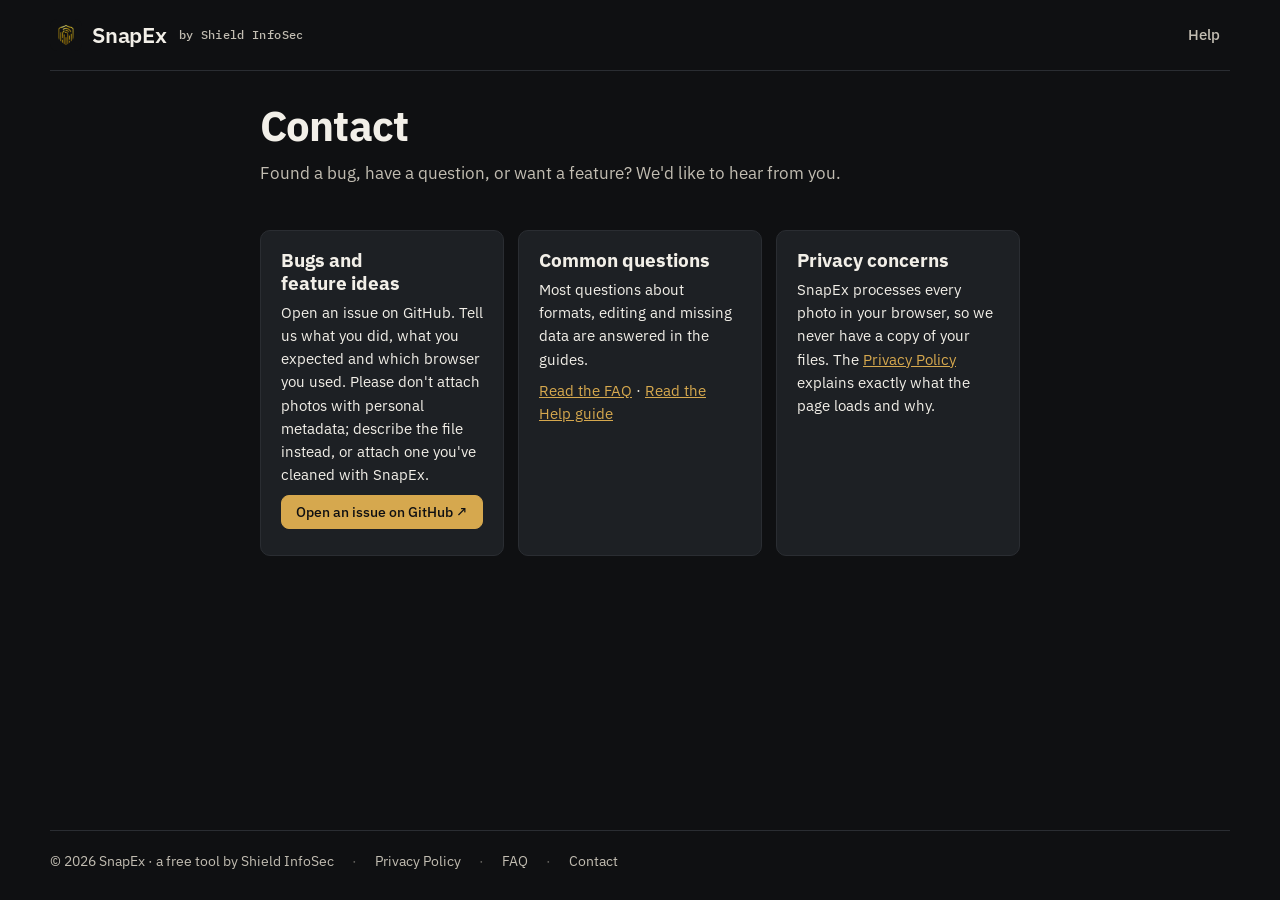
<file: contact.html>
<!doctype html>
<html lang="en">
<head>
<meta charset="utf-8">
<meta name="viewport" content="width=device-width, initial-scale=1, viewport-fit=cover">
<title>Contact — SnapEx</title>
<meta name="description" content="Report a bug, ask a question or suggest a feature for SnapEx.">
<meta name="theme-color" content="#0f1012">
<link rel="icon" href="/favicon.ico" sizes="48x48">
<link rel="icon" type="image/png" href="/favicon.png" sizes="192x192">
<link rel="apple-touch-icon" href="/apple-touch-icon.png">
<link rel="preconnect" href="https://fonts.googleapis.com">
<link rel="stylesheet" href="https://fonts.googleapis.com/css2?family=IBM+Plex+Sans:wght@400;500;600;700&family=IBM+Plex+Mono:wght@400;500&display=swap">
<link rel="stylesheet" href="styles.css">
</head>
<body>
<header class="top wrap">
  <a class="brand" href="/" aria-label="SnapEx home">
    <img class="mark" src="/favicon.png" alt="" width="32" height="32">
    <span>SnapEx</span><small>by Shield InfoSec</small>
  </a>
  <nav class="nav"><a href="/help">Help</a></nav>
</header>

<main class="wrap narrow doc">
  <h1>Contact</h1>
  <p class="lede">Found a bug, have a question, or want a feature? We'd like to hear from you.</p>

  <div class="cards">
    <div class="card">
      <h2>Bugs and feature ideas</h2>
      <p>Open an issue on GitHub. Tell us what you did, what you expected and which browser you used. Please don't attach photos with personal metadata; describe the file instead, or attach one you've cleaned with SnapEx.</p>
      <p><a class="btn primary" href="https://github.com/AlexPhilip01/snapex/issues/new" target="_blank" rel="noopener">Open an issue on GitHub ↗</a></p>
    </div>
    <div class="card">
      <h2>Common questions</h2>
      <p>Most questions about formats, editing and missing data are answered in the guides.</p>
      <p><a href="/faq">Read the FAQ</a> · <a href="/help">Read the Help guide</a></p>
    </div>
    <div class="card">
      <h2>Privacy concerns</h2>
      <p>SnapEx processes every photo in your browser, so we never have a copy of your files. The <a href="/privacy">Privacy Policy</a> explains exactly what the page loads and why.</p>
    </div>
  </div>
</main>

<footer class="foot wrap">
  <span>© 2026 SnapEx · a free tool by <a href="https://www.shieldsecurity.co.in/" rel="noopener">Shield InfoSec</a></span>
  <span class="sep">·</span><a href="/privacy">Privacy Policy</a>
  <span class="sep">·</span><a href="/faq">FAQ</a>
  <span class="sep">·</span><a href="/contact" aria-current="page">Contact</a>
</footer>
</body>
</html>
</file>
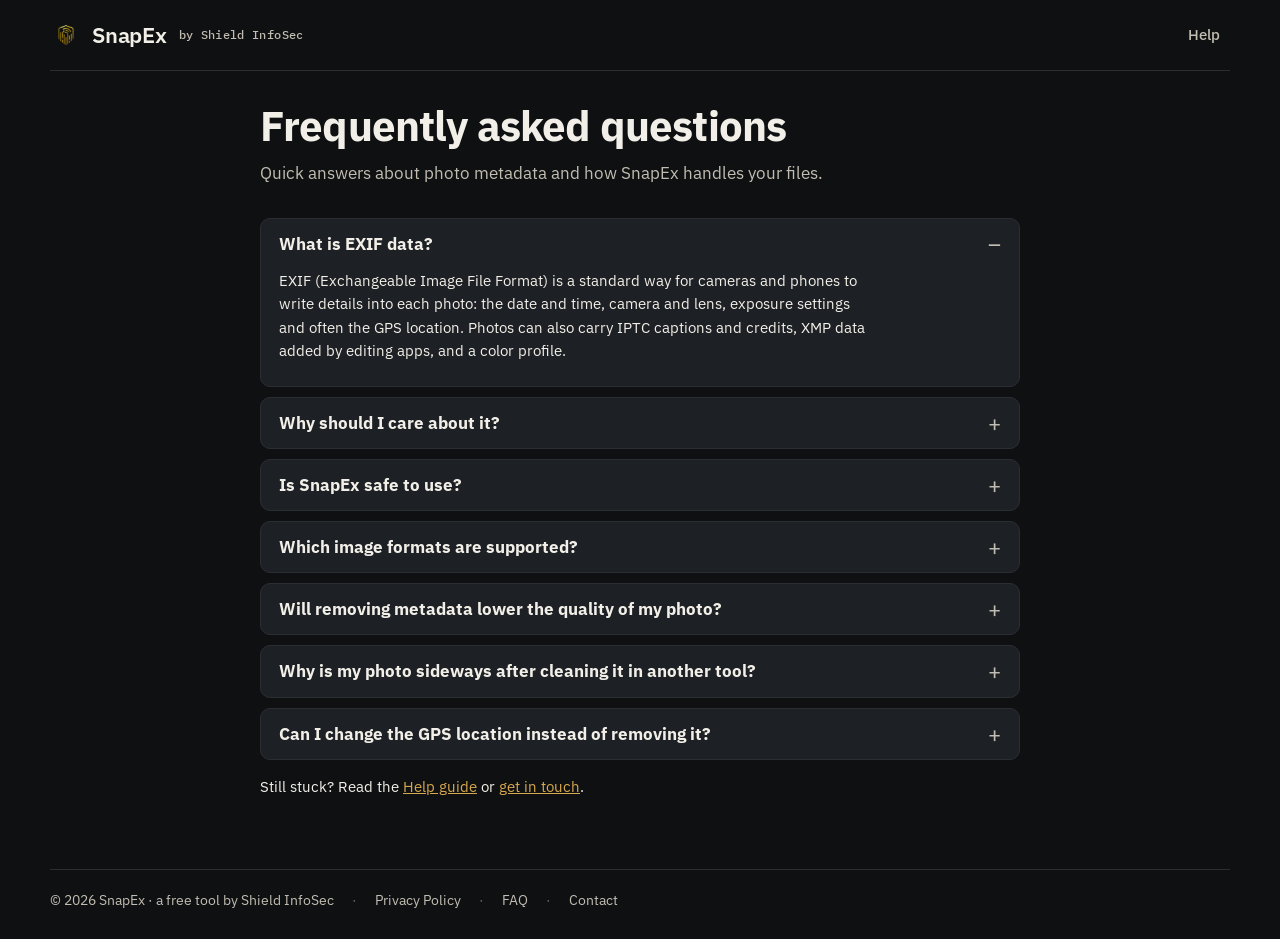
<file: faq.html>
<!doctype html>
<html lang="en">
<head>
<meta charset="utf-8">
<meta name="viewport" content="width=device-width, initial-scale=1, viewport-fit=cover">
<title>FAQ — SnapEx</title>
<meta name="description" content="Answers about EXIF data, why it matters for privacy, whether SnapEx is safe, and which image formats it supports.">
<meta name="theme-color" content="#0f1012">
<link rel="icon" href="/favicon.ico" sizes="48x48">
<link rel="icon" type="image/png" href="/favicon.png" sizes="192x192">
<link rel="apple-touch-icon" href="/apple-touch-icon.png">
<link rel="preconnect" href="https://fonts.googleapis.com">
<link rel="stylesheet" href="https://fonts.googleapis.com/css2?family=IBM+Plex+Sans:wght@400;500;600;700&family=IBM+Plex+Mono:wght@400;500&display=swap">
<link rel="stylesheet" href="styles.css">
</head>
<body>
<header class="top wrap">
  <a class="brand" href="/" aria-label="SnapEx home">
    <img class="mark" src="/favicon.png" alt="" width="32" height="32">
    <span>SnapEx</span><small>by Shield InfoSec</small>
  </a>
  <nav class="nav"><a href="/help">Help</a></nav>
</header>

<main class="wrap narrow doc faq">
  <h1>Frequently asked questions</h1>
  <p class="lede">Quick answers about photo metadata and how SnapEx handles your files.</p>

  <details open>
    <summary>What is EXIF data?</summary>
    <div class="ans">
      <p>EXIF (Exchangeable Image File Format) is a standard way for cameras and phones to write details into each photo: the date and time, camera and lens, exposure settings and often the GPS location. Photos can also carry IPTC captions and credits, XMP data added by editing apps, and a color profile.</p>
    </div>
  </details>

  <details>
    <summary>Why should I care about it?</summary>
    <div class="ans">
      <p>A photo can say more than you meant to share. GPS coordinates can lead to your home, school or workplace. Timestamps show your routine, and camera serial numbers can link photos you posted under different names.</p>
      <p>Many social networks strip this data when you upload, but email, messaging attachments, cloud links, forums and marketplaces often keep it. Checking a photo before you share it takes a few seconds.</p>
    </div>
  </details>

  <details>
    <summary>Is SnapEx safe to use?</summary>
    <div class="ans">
      <p>Yes. SnapEx reads and rewrites photos inside your browser. Your files are never uploaded, stored or seen by anyone else, and the site has no analytics or tracking. Once the page has loaded you can even disconnect from the internet and it keeps working; only the location map needs a connection.</p>
    </div>
  </details>

  <details>
    <summary>Which image formats are supported?</summary>
    <div class="ans">
      <p>SnapEx can <strong>read</strong> metadata from JPEG, PNG, WebP, HEIC/HEIF, AVIF, TIFF and most camera RAW formats such as DNG, CR2, NEF and ARW.</p>
      <p><strong>Editing</strong> works on JPEG. <strong>Removing</strong> metadata works on JPEG and PNG without any loss in quality, and on WebP by re-encoding at high quality. JPEG holds the most metadata, which is why most of the tools focus on it.</p>
    </div>
  </details>

  <details>
    <summary>Will removing metadata lower the quality of my photo?</summary>
    <div class="ans">
      <p>Not for JPEG or PNG. SnapEx removes the metadata blocks from the file and leaves the image data untouched. WebP files are re-encoded at 95% quality, which is visually indistinguishable for most photos.</p>
    </div>
  </details>

  <details>
    <summary>Why is my photo sideways after cleaning it in another tool?</summary>
    <div class="ans">
      <p>Phones often save photos sideways and use an EXIF "orientation" flag to rotate them on screen. Removing all EXIF also removes that flag. SnapEx keeps just the orientation flag when it's needed, so your photo stays upright and nothing personal is left.</p>
    </div>
  </details>

  <details>
    <summary>Can I change the GPS location instead of removing it?</summary>
    <div class="ans">
      <p>Not at the moment. You can remove the location completely, which is the safest option for privacy.</p>
    </div>
  </details>

  <p>Still stuck? Read the <a href="/help">Help guide</a> or <a href="/contact">get in touch</a>.</p>
</main>

<footer class="foot wrap">
  <span>© 2026 SnapEx · a free tool by <a href="https://www.shieldsecurity.co.in/" rel="noopener">Shield InfoSec</a></span>
  <span class="sep">·</span><a href="/privacy">Privacy Policy</a>
  <span class="sep">·</span><a href="/faq" aria-current="page">FAQ</a>
  <span class="sep">·</span><a href="/contact">Contact</a>
</footer>
</body>
</html>
</file>
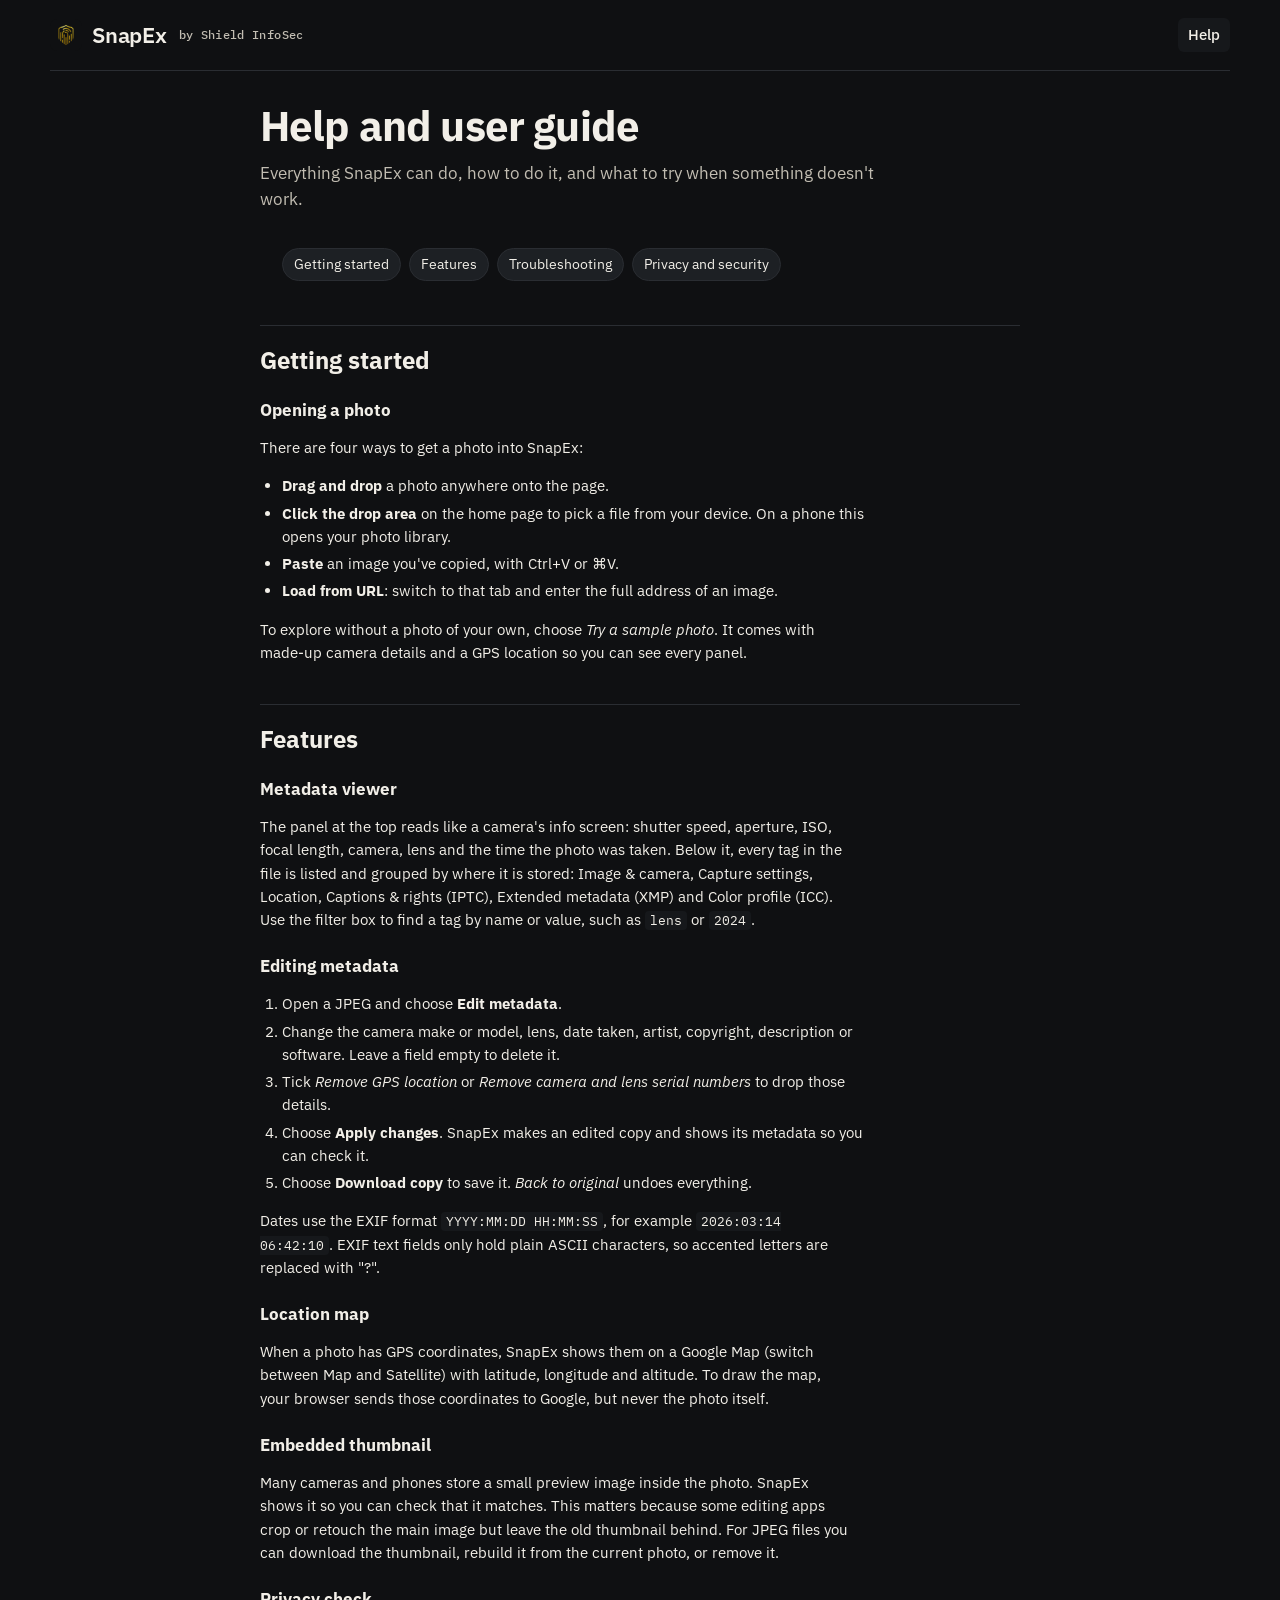
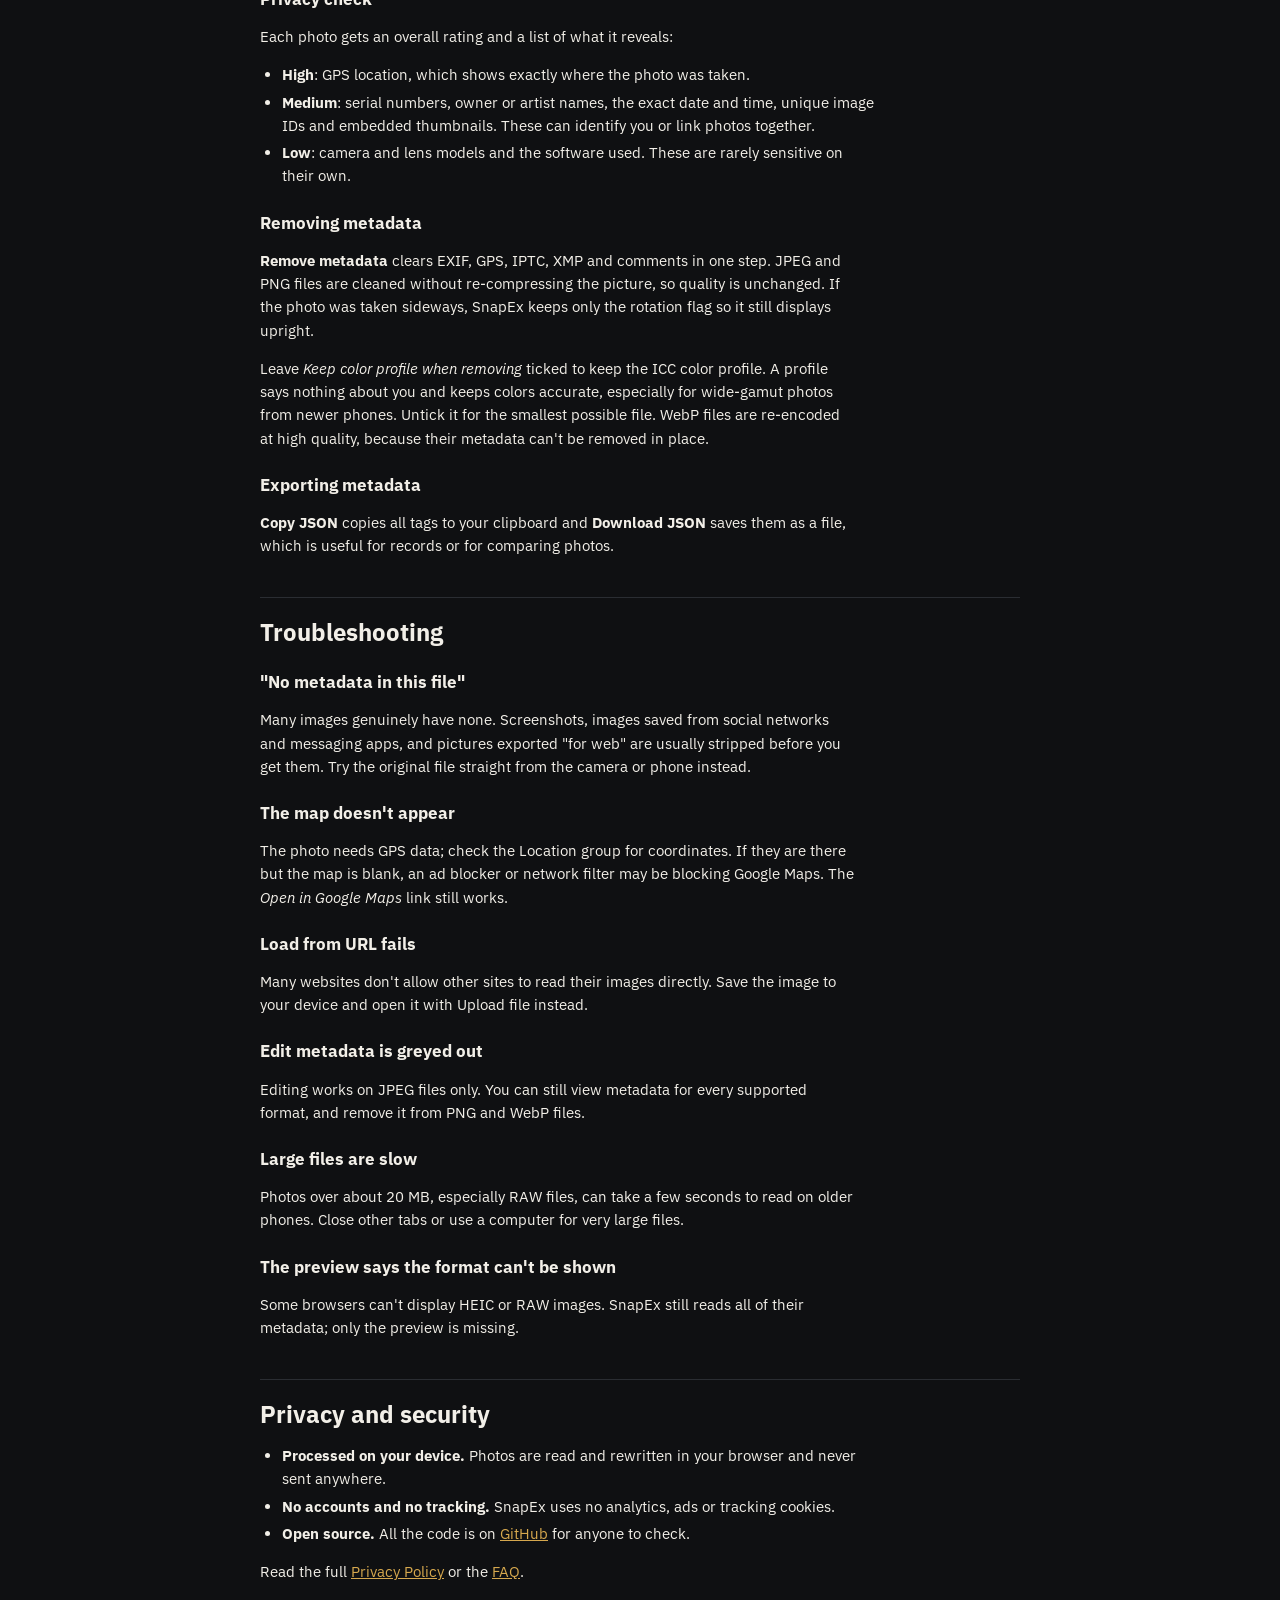
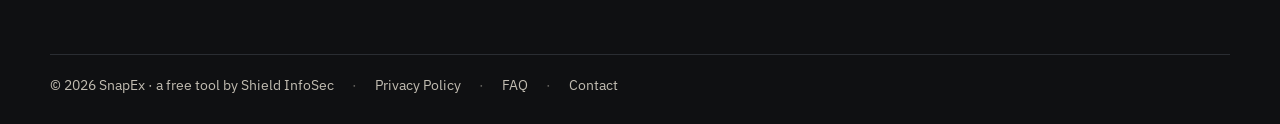
<file: help.html>
<!doctype html>
<html lang="en">
<head>
<meta charset="utf-8">
<meta name="viewport" content="width=device-width, initial-scale=1, viewport-fit=cover">
<title>Help — SnapEx</title>
<meta name="description" content="How to open photos in SnapEx, read their metadata, edit it, check privacy risks, and remove metadata before sharing.">
<meta name="theme-color" content="#0f1012">
<link rel="icon" href="/favicon.ico" sizes="48x48">
<link rel="icon" type="image/png" href="/favicon.png" sizes="192x192">
<link rel="apple-touch-icon" href="/apple-touch-icon.png">
<link rel="preconnect" href="https://fonts.googleapis.com">
<link rel="stylesheet" href="https://fonts.googleapis.com/css2?family=IBM+Plex+Sans:wght@400;500;600;700&family=IBM+Plex+Mono:wght@400;500&display=swap">
<link rel="stylesheet" href="styles.css">
</head>
<body>
<header class="top wrap">
  <a class="brand" href="/" aria-label="SnapEx home">
    <img class="mark" src="/favicon.png" alt="" width="32" height="32">
    <span>SnapEx</span><small>by Shield InfoSec</small>
  </a>
  <nav class="nav"><a href="/help" aria-current="page">Help</a></nav>
</header>

<main class="wrap narrow doc">
  <h1>Help and user guide</h1>
  <p class="lede">Everything SnapEx can do, how to do it, and what to try when something doesn't work.</p>
  <ul class="toc">
    <li><a href="#start">Getting started</a></li>
    <li><a href="#features">Features</a></li>
    <li><a href="#trouble">Troubleshooting</a></li>
    <li><a href="#privacy">Privacy and security</a></li>
  </ul>

  <h2 id="start">Getting started</h2>
  <h3>Opening a photo</h3>
  <p>There are four ways to get a photo into SnapEx:</p>
  <ul>
    <li><strong>Drag and drop</strong> a photo anywhere onto the page.</li>
    <li><strong>Click the drop area</strong> on the home page to pick a file from your device. On a phone this opens your photo library.</li>
    <li><strong>Paste</strong> an image you've copied, with Ctrl+V or ⌘V.</li>
    <li><strong>Load from URL</strong>: switch to that tab and enter the full address of an image.</li>
  </ul>
  <p>To explore without a photo of your own, choose <em>Try a sample photo</em>. It comes with made-up camera details and a GPS location so you can see every panel.</p>

  <h2 id="features">Features</h2>
  <h3>Metadata viewer</h3>
  <p>The panel at the top reads like a camera's info screen: shutter speed, aperture, ISO, focal length, camera, lens and the time the photo was taken. Below it, every tag in the file is listed and grouped by where it is stored: Image &amp; camera, Capture settings, Location, Captions &amp; rights (IPTC), Extended metadata (XMP) and Color profile (ICC). Use the filter box to find a tag by name or value, such as <code>lens</code> or <code>2024</code>.</p>

  <h3>Editing metadata</h3>
  <ol>
    <li>Open a JPEG and choose <strong>Edit metadata</strong>.</li>
    <li>Change the camera make or model, lens, date taken, artist, copyright, description or software. Leave a field empty to delete it.</li>
    <li>Tick <em>Remove GPS location</em> or <em>Remove camera and lens serial numbers</em> to drop those details.</li>
    <li>Choose <strong>Apply changes</strong>. SnapEx makes an edited copy and shows its metadata so you can check it.</li>
    <li>Choose <strong>Download copy</strong> to save it. <em>Back to original</em> undoes everything.</li>
  </ol>
  <p>Dates use the EXIF format <code>YYYY:MM:DD HH:MM:SS</code>, for example <code>2026:03:14 06:42:10</code>. EXIF text fields only hold plain ASCII characters, so accented letters are replaced with "?".</p>

  <h3>Location map</h3>
  <p>When a photo has GPS coordinates, SnapEx shows them on a Google Map (switch between Map and Satellite) with latitude, longitude and altitude. To draw the map, your browser sends those coordinates to Google, but never the photo itself.</p>

  <h3>Embedded thumbnail</h3>
  <p>Many cameras and phones store a small preview image inside the photo. SnapEx shows it so you can check that it matches. This matters because some editing apps crop or retouch the main image but leave the old thumbnail behind. For JPEG files you can download the thumbnail, rebuild it from the current photo, or remove it.</p>

  <h3>Privacy check</h3>
  <p>Each photo gets an overall rating and a list of what it reveals:</p>
  <ul>
    <li><strong>High</strong>: GPS location, which shows exactly where the photo was taken.</li>
    <li><strong>Medium</strong>: serial numbers, owner or artist names, the exact date and time, unique image IDs and embedded thumbnails. These can identify you or link photos together.</li>
    <li><strong>Low</strong>: camera and lens models and the software used. These are rarely sensitive on their own.</li>
  </ul>

  <h3>Removing metadata</h3>
  <p><strong>Remove metadata</strong> clears EXIF, GPS, IPTC, XMP and comments in one step. JPEG and PNG files are cleaned without re-compressing the picture, so quality is unchanged. If the photo was taken sideways, SnapEx keeps only the rotation flag so it still displays upright.</p>
  <p>Leave <em>Keep color profile when removing</em> ticked to keep the ICC color profile. A profile says nothing about you and keeps colors accurate, especially for wide-gamut photos from newer phones. Untick it for the smallest possible file. WebP files are re-encoded at high quality, because their metadata can't be removed in place.</p>

  <h3>Exporting metadata</h3>
  <p><strong>Copy JSON</strong> copies all tags to your clipboard and <strong>Download JSON</strong> saves them as a file, which is useful for records or for comparing photos.</p>

  <h2 id="trouble">Troubleshooting</h2>
  <h3>"No metadata in this file"</h3>
  <p>Many images genuinely have none. Screenshots, images saved from social networks and messaging apps, and pictures exported "for web" are usually stripped before you get them. Try the original file straight from the camera or phone instead.</p>
  <h3>The map doesn't appear</h3>
  <p>The photo needs GPS data; check the Location group for coordinates. If they are there but the map is blank, an ad blocker or network filter may be blocking Google Maps. The <em>Open in Google Maps</em> link still works.</p>
  <h3>Load from URL fails</h3>
  <p>Many websites don't allow other sites to read their images directly. Save the image to your device and open it with Upload file instead.</p>
  <h3>Edit metadata is greyed out</h3>
  <p>Editing works on JPEG files only. You can still view metadata for every supported format, and remove it from PNG and WebP files.</p>
  <h3>Large files are slow</h3>
  <p>Photos over about 20 MB, especially RAW files, can take a few seconds to read on older phones. Close other tabs or use a computer for very large files.</p>
  <h3>The preview says the format can't be shown</h3>
  <p>Some browsers can't display HEIC or RAW images. SnapEx still reads all of their metadata; only the preview is missing.</p>

  <h2 id="privacy">Privacy and security</h2>
  <ul>
    <li><strong>Processed on your device.</strong> Photos are read and rewritten in your browser and never sent anywhere.</li>
    <li><strong>No accounts and no tracking.</strong> SnapEx uses no analytics, ads or tracking cookies.</li>
    <li><strong>Open source.</strong> All the code is on <a href="https://github.com/AlexPhilip01/snapex" target="_blank" rel="noopener">GitHub</a> for anyone to check.</li>
  </ul>
  <p>Read the full <a href="/privacy">Privacy Policy</a> or the <a href="/faq">FAQ</a>.</p>
</main>

<footer class="foot wrap">
  <span>© 2026 SnapEx · a free tool by <a href="https://www.shieldsecurity.co.in/" rel="noopener">Shield InfoSec</a></span>
  <span class="sep">·</span><a href="/privacy">Privacy Policy</a>
  <span class="sep">·</span><a href="/faq">FAQ</a>
  <span class="sep">·</span><a href="/contact">Contact</a>
</footer>
</body>
</html>
</file>
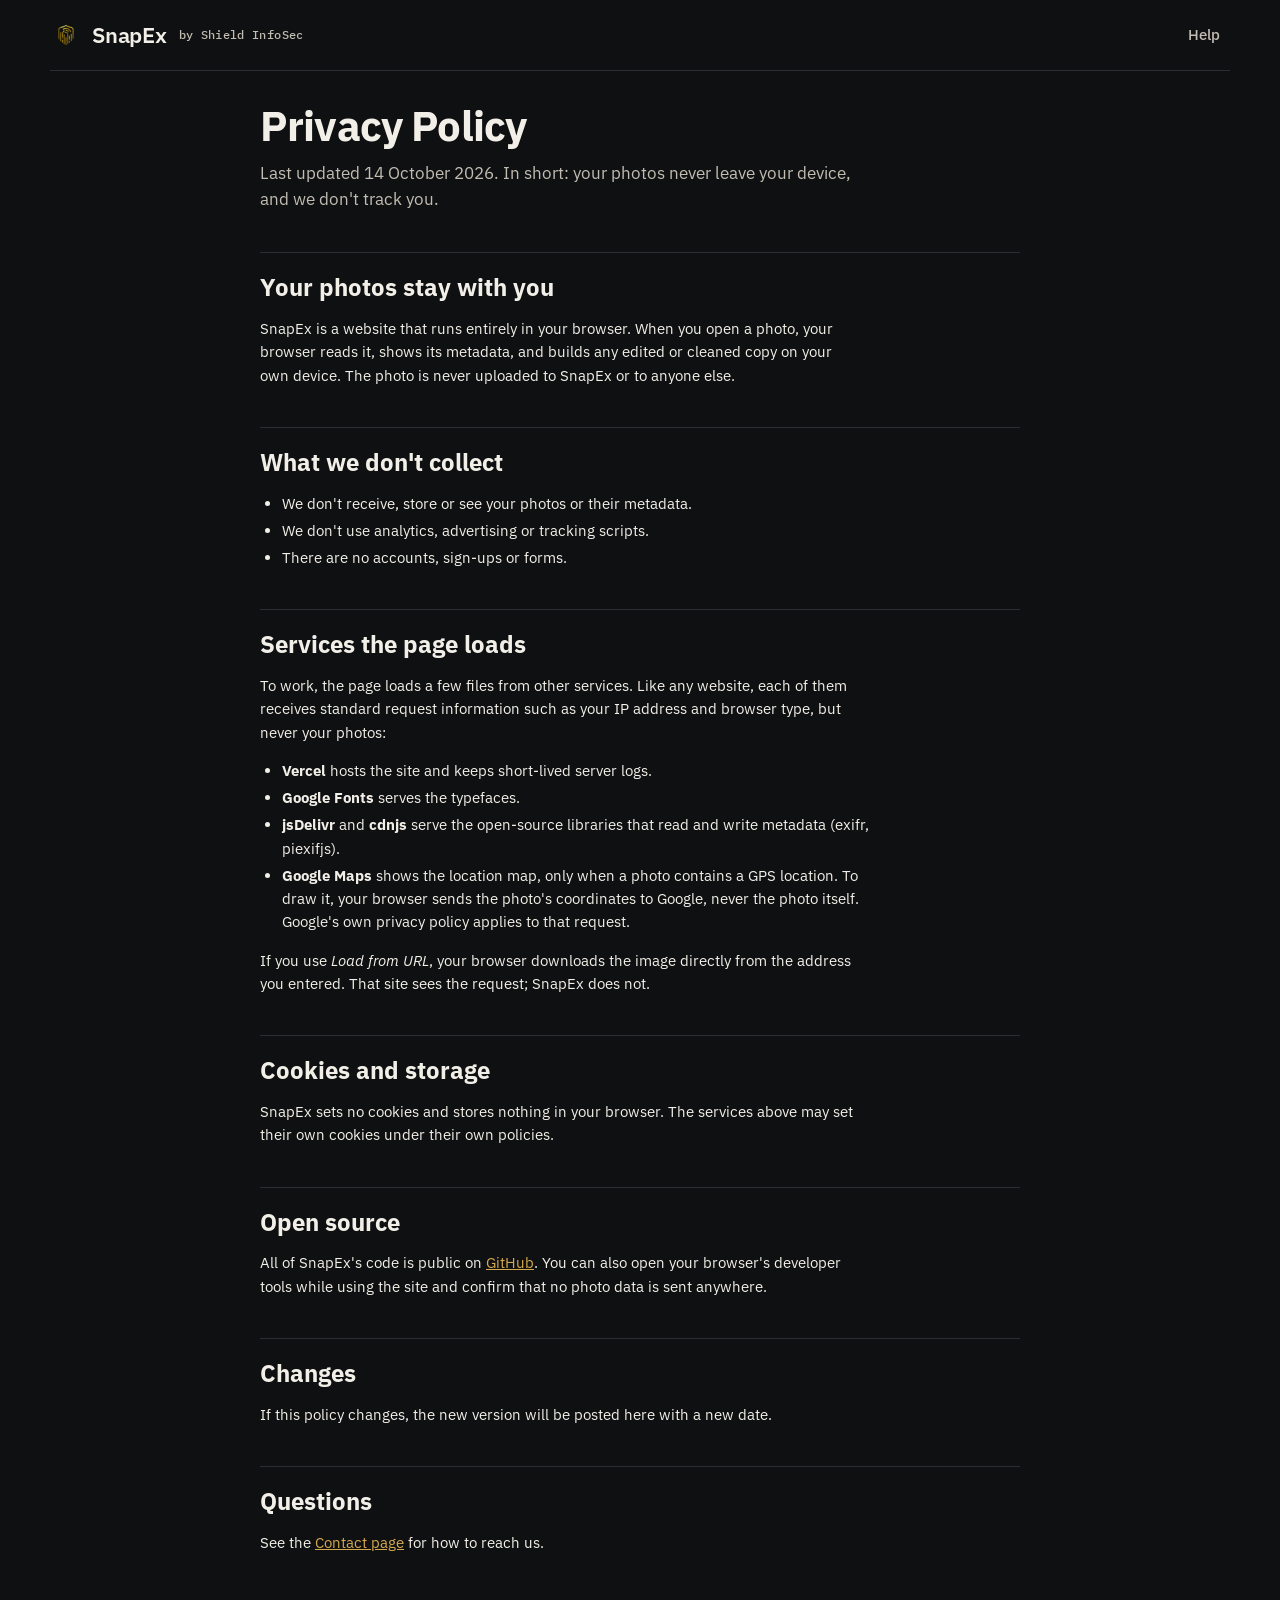
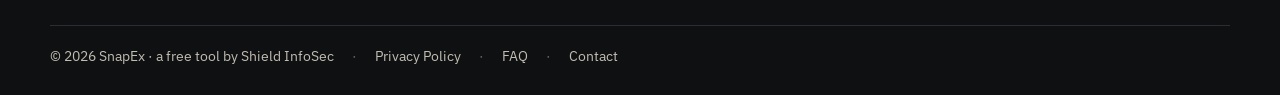
<file: privacy.html>
<!doctype html>
<html lang="en">
<head>
<meta charset="utf-8">
<meta name="viewport" content="width=device-width, initial-scale=1, viewport-fit=cover">
<title>Privacy Policy — SnapEx</title>
<meta name="description" content="SnapEx processes photos entirely in your browser. No uploads, no analytics, no tracking cookies.">
<meta name="theme-color" content="#0f1012">
<link rel="icon" href="/favicon.ico" sizes="48x48">
<link rel="icon" type="image/png" href="/favicon.png" sizes="192x192">
<link rel="apple-touch-icon" href="/apple-touch-icon.png">
<link rel="preconnect" href="https://fonts.googleapis.com">
<link rel="stylesheet" href="https://fonts.googleapis.com/css2?family=IBM+Plex+Sans:wght@400;500;600;700&family=IBM+Plex+Mono:wght@400;500&display=swap">
<link rel="stylesheet" href="styles.css">
</head>
<body>
<header class="top wrap">
  <a class="brand" href="/" aria-label="SnapEx home">
    <img class="mark" src="/favicon.png" alt="" width="32" height="32">
    <span>SnapEx</span><small>by Shield InfoSec</small>
  </a>
  <nav class="nav"><a href="/help">Help</a></nav>
</header>

<main class="wrap narrow doc">
  <h1>Privacy Policy</h1>
  <p class="lede">Last updated 14 October 2026. In short: your photos never leave your device, and we don't track you.</p>

  <h2>Your photos stay with you</h2>
  <p>SnapEx is a website that runs entirely in your browser. When you open a photo, your browser reads it, shows its metadata, and builds any edited or cleaned copy on your own device. The photo is never uploaded to SnapEx or to anyone else.</p>

  <h2>What we don't collect</h2>
  <ul>
    <li>We don't receive, store or see your photos or their metadata.</li>
    <li>We don't use analytics, advertising or tracking scripts.</li>
    <li>There are no accounts, sign-ups or forms.</li>
  </ul>

  <h2>Services the page loads</h2>
  <p>To work, the page loads a few files from other services. Like any website, each of them receives standard request information such as your IP address and browser type, but never your photos:</p>
  <ul>
    <li><strong>Vercel</strong> hosts the site and keeps short-lived server logs.</li>
    <li><strong>Google Fonts</strong> serves the typefaces.</li>
    <li><strong>jsDelivr</strong> and <strong>cdnjs</strong> serve the open-source libraries that read and write metadata (exifr, piexifjs).</li>
    <li><strong>Google Maps</strong> shows the location map, only when a photo contains a GPS location. To draw it, your browser sends the photo's coordinates to Google, never the photo itself. Google's own privacy policy applies to that request.</li>
  </ul>
  <p>If you use <em>Load from URL</em>, your browser downloads the image directly from the address you entered. That site sees the request; SnapEx does not.</p>

  <h2>Cookies and storage</h2>
  <p>SnapEx sets no cookies and stores nothing in your browser. The services above may set their own cookies under their own policies.</p>

  <h2>Open source</h2>
  <p>All of SnapEx's code is public on <a href="https://github.com/AlexPhilip01/snapex" target="_blank" rel="noopener">GitHub</a>. You can also open your browser's developer tools while using the site and confirm that no photo data is sent anywhere.</p>

  <h2>Changes</h2>
  <p>If this policy changes, the new version will be posted here with a new date.</p>

  <h2>Questions</h2>
  <p>See the <a href="/contact">Contact page</a> for how to reach us.</p>
</main>

<footer class="foot wrap">
  <span>© 2026 SnapEx · a free tool by <a href="https://www.shieldsecurity.co.in/" rel="noopener">Shield InfoSec</a></span>
  <span class="sep">·</span><a href="/privacy" aria-current="page">Privacy Policy</a>
  <span class="sep">·</span><a href="/faq">FAQ</a>
  <span class="sep">·</span><a href="/contact">Contact</a>
</footer>
</body>
</html>
</file>
<file: styles.css>
/* SnapEx — shared styles. Shield InfoSec theme: ink background, gold signal accent, IBM Plex. */
:root{
  --paper:#0f1012; --surface:#1d2024; --sunk:#16181b; --ink:#f2efe8; --muted:#c2bdb2; --line:#2a2d32;
  --accent:#d6a84e; --accent-ink:#0f1012; --accent-soft:#2a2418;
  --warn:#ec8b3f; --warn-bg:#2b1f12; --ok:#5cc795; --ok-bg:#12271d;
  --high:#e5534b; --high-bg:#2a1716; --med:#ec8b3f; --med-bg:#2b1f12; --low:#c2bdb2; --low-bg:#23262b;
  --lcd:#0a0b0c; --lcd-ink:#f2efe8; --lcd-dim:#8f8a80;
  --f-display:"IBM Plex Sans", "Segoe UI", system-ui, sans-serif;
  --f-body:"IBM Plex Sans", "Segoe UI", system-ui, -apple-system, sans-serif;
  --f-mono:"IBM Plex Mono", ui-monospace, "SFMono-Regular", Menlo, Consolas, monospace;
  --r:10px;
  color-scheme:dark;
}
*{box-sizing:border-box}
[hidden]{display:none!important}
img{max-width:100%}
html,body{min-height:100%}
body{margin:0;background:var(--paper);color:var(--ink);font:15px/1.55 var(--f-body);display:flex;flex-direction:column;min-height:100vh;
  padding-left:max(16px, env(safe-area-inset-left, 0px));padding-right:max(16px, env(safe-area-inset-right, 0px));padding-block:env(safe-area-inset-top, 0px) 0}
main{flex:1}
.wrap{max-width:1180px;margin:0 auto;width:100%}
.narrow{max-width:760px}
a{color:var(--accent)}
button,input,textarea{font:inherit;color:inherit}
:focus-visible{outline:2px solid var(--accent);outline-offset:2px}

/* header & footer */
.top{display:flex;align-items:center;justify-content:space-between;gap:12px 24px;padding-block:18px;border-bottom:1px solid var(--line);margin-bottom:32px}
.brand{display:flex;align-items:center;gap:10px;text-decoration:none;color:var(--ink);min-width:0}
.mark{width:32px;height:32px;flex:none}
.brand span{font:600 22px/1 var(--f-display);letter-spacing:-.01em}.brand small{font:500 11.5px/1 var(--f-mono);color:var(--muted);letter-spacing:.03em;margin-left:2px;white-space:nowrap}.mark{border-radius:7px}
.nav{display:flex;gap:4px}
.nav a{color:var(--muted);text-decoration:none;font-weight:500;font-size:14.5px;padding:6px 10px;border-radius:6px}
.nav a:hover,.nav a[aria-current="page"]{color:var(--ink);background:var(--sunk)}
.foot{margin-top:56px;padding-block:20px 28px;border-top:1px solid var(--line);color:var(--muted);font-size:13.5px;display:flex;flex-wrap:wrap;gap:6px 18px;align-items:center}
.foot a{color:var(--muted);text-decoration:none}
.foot a:hover{color:var(--ink);text-decoration:underline}
.foot .sep{opacity:.5}

/* buttons */
.btn{display:inline-flex;align-items:center;gap:8px;border:1px solid var(--line);background:var(--surface);border-radius:8px;padding:8px 14px;font-weight:500;font-size:14px;cursor:pointer;line-height:1.2;text-decoration:none;color:var(--ink)}
.btn:hover{border-color:var(--accent)}
.btn.primary{background:var(--accent);color:var(--accent-ink);border-color:var(--accent)}
.btn.primary:hover{filter:brightness(1.08)}
.btn.danger{color:var(--warn)}
.btn.ghost{background:transparent}
.btn:disabled{opacity:.45;cursor:not-allowed}
.btn svg{width:16px;height:16px;flex:none}
@media (prefers-reduced-motion: no-preference){.btn,.drop,.feature{transition:border-color .15s, box-shadow .15s, filter .15s, background-color .15s}}

/* landing */
.hero{max-width:760px;margin:8px auto 28px;text-align:center}
.hero h1{font:700 clamp(30px,5vw,46px)/1.08 var(--f-display);letter-spacing:-.02em;margin:0 0 14px;text-wrap:balance}
.hero p{margin:0 auto;color:var(--muted);font-size:17px;max-width:58ch;text-wrap:balance}
.loader{max-width:760px;margin:0 auto;background:var(--surface);border:1px solid var(--line);border-radius:14px;padding:8px}
.tabs{display:flex;gap:4px;padding:4px;background:var(--sunk);border-radius:10px;margin-bottom:8px}
.tabs button{flex:1;border:0;background:transparent;border-radius:7px;padding:9px 12px;font-weight:600;font-size:14px;color:var(--muted);cursor:pointer}
.tabs button[aria-selected="true"]{background:var(--accent);color:var(--accent-ink)}
.drop{display:grid;place-items:center;text-align:center;gap:6px;min-height:260px;border:2px dashed var(--line);border-radius:10px;padding:32px 20px;cursor:pointer}
.drop:hover,.drop.drag{border-color:var(--accent);background:var(--accent-soft)}
.drop svg{width:44px;height:44px;color:var(--accent)}
.drop h2{margin:6px 0 0;font:700 22px var(--f-display)}
.drop p{margin:0;color:var(--muted)}
.drop small{color:var(--muted);font-size:12.5px;margin-top:6px}
.urlpane{min-height:260px;display:flex;flex-direction:column;justify-content:center;gap:12px;padding:24px 20px}
.urlpane label{font-weight:600}
.urlrow{display:flex;gap:8px;flex-wrap:wrap}
.urlrow input{flex:1 1 260px;min-width:0;border:1px solid var(--line);background:var(--paper);border-radius:8px;padding:10px 12px}
.sample{text-align:center;margin:14px 0 0;font-size:14px;color:var(--muted)}
.linkbtn{border:0;background:none;padding:0;color:var(--accent);font-weight:600;cursor:pointer;text-decoration:underline;text-underline-offset:2px}
.features{max-width:960px;margin:40px auto 0;display:grid;grid-template-columns:repeat(3,minmax(0,1fr));gap:16px}
@media (max-width:760px){.features{grid-template-columns:minmax(0,1fr)}}
.feature{background:var(--surface);border:1px solid var(--line);border-radius:var(--r);padding:20px}
.feature svg{width:28px;height:28px;color:var(--accent)}
.feature h3{margin:10px 0 4px;font:700 18px var(--f-display)}
.feature p{margin:0;color:var(--muted);font-size:14.5px}

/* workspace */
.workbar{display:flex;flex-wrap:wrap;align-items:center;justify-content:space-between;gap:10px;margin-bottom:20px}
.workbar h1{margin:0;font:700 22px var(--f-display)}
.bench{display:grid;grid-template-columns:minmax(0,340px) minmax(0,1fr);gap:28px;align-items:start}
@media (max-width:860px){.bench{grid-template-columns:minmax(0,1fr)}}
.side{display:flex;flex-direction:column;gap:16px;position:sticky;top:calc(env(safe-area-inset-top, 0px) + 16px)}
@media (max-width:860px){.side{position:static}}
.detail{display:flex;flex-direction:column;gap:18px;min-width:0}
.print{margin:0;background:var(--surface);border:1px solid var(--line);border-radius:var(--r);padding:10px}
.frame{aspect-ratio:4/3;max-width:100%;background:var(--sunk);border-radius:6px;display:grid;place-items:center;overflow:hidden}
.frame img{width:100%;height:100%;object-fit:contain}
.noprev{color:var(--muted);font-size:13px;padding:16px;text-align:center}
.print figcaption{display:flex;align-items:center;gap:8px;padding:10px 4px 2px;min-width:0}
.fname{font:500 13.5px var(--f-mono);overflow:hidden;text-overflow:ellipsis;white-space:nowrap;min-width:0}
.tag{flex:none;font:600 10.5px/1 var(--f-body);letter-spacing:.08em;text-transform:uppercase;padding:4px 7px;border-radius:4px;background:var(--accent-soft);color:var(--accent)}
.facts{display:grid;grid-template-columns:auto 1fr;gap:6px 14px;margin:0;padding:14px 16px;background:var(--surface);border:1px solid var(--line);border-radius:var(--r);font-size:13.5px}
.facts dt{color:var(--muted)}
.facts dd{margin:0;font-family:var(--f-mono);font-variant-numeric:tabular-nums;text-align:right;min-width:0;overflow-wrap:anywhere}
.actions{display:flex;flex-wrap:wrap;gap:8px}
.actions .btn{flex:1 1 140px;justify-content:center}
.note{font-size:13px;color:var(--muted);margin:0}
.status{font-size:13.5px;padding:10px 12px;border-radius:8px;background:var(--ok-bg);color:var(--ok)}
.status.warn{background:var(--warn-bg);color:var(--warn)}
.check{display:flex;gap:8px;align-items:center;font-size:14px}
.panel{background:var(--surface);border:1px solid var(--line);border-radius:var(--r);padding:16px;display:flex;flex-direction:column;gap:12px}
.panel h2{margin:0;font:700 17px var(--f-display)}
.editor{border-color:var(--accent)}
.field{display:flex;flex-direction:column;gap:4px}
.field label{font-size:12px;font-weight:600;letter-spacing:.04em;text-transform:uppercase;color:var(--muted)}
.field input{border:1px solid var(--line);background:var(--paper);border-radius:6px;padding:7px 10px;font-family:var(--f-mono);font-size:13.5px;width:100%}
.field input:invalid{border-color:var(--warn)}
.row2{display:grid;grid-template-columns:1fr 1fr;gap:10px}
@media (max-width:420px){.row2{grid-template-columns:1fr}}

/* LCD readout */
.lcd{background:var(--lcd);color:var(--lcd-ink);border-radius:14px;padding:18px 20px 16px}
.lcd-stats{display:grid;grid-template-columns:repeat(4,minmax(0,1fr))}
.stat{padding:2px 14px;border-left:1px solid #ffffff22;min-width:0}
.stat:first-child{border-left:0;padding-left:0}
.stat b{display:block;font:500 clamp(20px,3.4vw,32px)/1.1 var(--f-mono);font-variant-numeric:tabular-nums;white-space:nowrap;overflow:hidden;text-overflow:ellipsis}
.stat span{display:block;font-size:11px;letter-spacing:.12em;text-transform:uppercase;color:var(--lcd-dim);margin-top:4px}
@media (max-width:520px){.lcd-stats{grid-template-columns:repeat(2,minmax(0,1fr));row-gap:14px}.stat:nth-child(3){border-left:0;padding-left:0}}
.lcd-line{margin-top:16px;padding-top:12px;border-top:1px solid #ffffff22;display:flex;flex-wrap:wrap;gap:6px 22px;font-size:13.5px}
.lcd-line div{min-width:0}
.lcd-line em{font-style:normal;color:var(--lcd-dim);margin-right:6px}
.lcd.empty .stat b{color:var(--lcd-dim)}

/* privacy analysis */
.risk-head{display:flex;align-items:baseline;justify-content:space-between;gap:10px;flex-wrap:wrap}
.risk-score{font:600 13px/1 var(--f-body)!important;letter-spacing:0!important;text-transform:none!important;padding:6px 12px!important;border-radius:999px!important}
.risks{list-style:none;margin:0;padding:0;display:flex;flex-direction:column}
.risks li{display:grid;grid-template-columns:72px minmax(0,1fr);gap:12px;align-items:baseline;padding:9px 0;border-top:1px solid var(--line);font-size:14px}
.risks li:first-child{border-top:0}
.risks li span:last-child{min-width:0;overflow-wrap:anywhere}
.lvl{font:600 10.5px/1 var(--f-body);letter-spacing:.08em;text-transform:uppercase;padding:5px 0;border-radius:4px;text-align:center}
.lvl.high{background:var(--high-bg);color:var(--high)}
.lvl.medium{background:var(--med-bg);color:var(--med)}
.lvl.low{background:var(--low-bg);color:var(--low)}
.lvl.none{background:var(--ok-bg);color:var(--ok)}
.risks small{display:block;color:var(--muted);font-size:12.5px}

/* map & thumbnail */
.map{height:300px;border-radius:8px;overflow:hidden;background:var(--sunk);z-index:0}.map iframe{display:block;width:100%;height:100%;border:0}
.maptools{display:flex;align-items:center;gap:12px;flex-wrap:wrap}.seg{display:inline-flex;border:1px solid var(--line);border-radius:8px;overflow:hidden}.seg button{border:0;background:transparent;color:var(--muted);padding:5px 12px;font-size:13px;font-weight:600;cursor:pointer}.seg button[aria-pressed="true"]{background:var(--accent);color:var(--accent-ink)}
.coords{display:flex;flex-wrap:wrap;gap:6px 16px;font:13px var(--f-mono);color:var(--muted)}
.thumbrow{display:flex;gap:16px;align-items:flex-start;flex-wrap:wrap}
.thumbbox{width:160px;max-width:100%;aspect-ratio:4/3;background:var(--sunk);border-radius:6px;display:grid;place-items:center;overflow:hidden;flex:none}
.thumbbox img{width:100%;height:100%;object-fit:contain}
.thumbinfo{flex:1 1 200px;min-width:0;display:flex;flex-direction:column;gap:10px}

/* tag tables */
.toolbar{display:flex;flex-wrap:wrap;gap:8px;align-items:center}
.search{flex:1 1 220px;position:relative;min-width:0}
.search input{width:100%;border:1px solid var(--line);background:var(--surface);border-radius:8px;padding:8px 12px 8px 34px}
.search svg{position:absolute;left:11px;top:50%;transform:translateY(-50%);width:15px;height:15px;color:var(--muted)}
.count{font:12.5px var(--f-mono);color:var(--muted)}
.group{background:var(--surface);border:1px solid var(--line);border-radius:var(--r);overflow:hidden}
.group summary{list-style:none;cursor:pointer;display:flex;align-items:baseline;gap:10px;padding:13px 16px}
.group summary::-webkit-details-marker{display:none}
.group summary h3{margin:0;font:700 16px var(--f-display)}
.group summary .src{font:12px var(--f-mono);color:var(--muted)}
.group summary .n{margin-left:auto;font:12px var(--f-mono);color:var(--muted)}
.group summary::after{content:"";width:8px;height:8px;border-right:1.5px solid var(--muted);border-bottom:1.5px solid var(--muted);transform:rotate(45deg) translateY(-3px);margin-left:4px}
.group[open] summary::after{transform:rotate(-135deg) translateY(-1px)}
.tbl{overflow-x:auto;border-top:1px solid var(--line)}
table{width:100%;border-collapse:collapse;font-size:13.5px}
td{padding:7px 16px;vertical-align:top;border-top:1px solid var(--line)}
tr:first-child td{border-top:0}
td.k{width:38%;color:var(--muted);overflow-wrap:anywhere}
td.v{font-family:var(--f-mono);font-size:13px;overflow-wrap:anywhere;white-space:pre-wrap}
.blank{padding:28px 20px;text-align:center;color:var(--muted);background:var(--surface);border:1px dashed var(--line);border-radius:var(--r)}
.blank strong{display:block;color:var(--ink);font:700 18px var(--f-display);margin-bottom:4px}

/* overlay & toast */
.overlay{position:fixed;inset:0;z-index:2000;display:grid;place-items:center;background:color-mix(in srgb, var(--paper) 82%, transparent);backdrop-filter:blur(3px)}
.overlay div{border:2px dashed var(--accent);border-radius:16px;padding:40px 48px;font:700 22px var(--f-display);color:var(--accent);background:var(--surface)}
.toast{position:fixed;left:50%;bottom:calc(20px + env(safe-area-inset-bottom, 0px));transform:translateX(-50%);z-index:2100;background:var(--ink);color:var(--paper);padding:10px 16px;border-radius:8px;font-size:14px;max-width:calc(100% - 32px)}

/* content pages */
.doc h1{font:700 clamp(30px,4.6vw,42px)/1.1 var(--f-display);letter-spacing:-.02em;margin:0 0 10px;text-wrap:balance}
.doc .lede{color:var(--muted);font-size:17px;margin:0 0 32px;max-width:62ch}
.doc h2{font:700 24px/1.2 var(--f-display);margin:40px 0 12px;padding-top:20px;border-top:1px solid var(--line);text-wrap:balance}
.doc h3{font:700 17px/1.3 var(--f-display);margin:24px 0 6px}
.doc p,.doc li{max-width:66ch}
.doc ul,.doc ol{padding-left:22px}
.doc li{margin:4px 0}
.doc code{font:13px var(--f-mono);background:var(--sunk);padding:1px 5px;border-radius:4px}
.toc{display:flex;flex-wrap:wrap;gap:8px;margin:0 0 8px;padding:0;list-style:none}
.toc a{display:inline-block;padding:5px 11px;border:1px solid var(--line);border-radius:999px;text-decoration:none;font-size:13.5px;color:var(--ink);background:var(--surface)}
.toc a:hover{border-color:var(--accent)}
.faq details{background:var(--surface);border:1px solid var(--line);border-radius:var(--r);margin:10px 0}
.faq summary{cursor:pointer;padding:14px 18px;font:700 17px/1.3 var(--f-display);list-style:none;display:flex;justify-content:space-between;gap:12px}
.faq summary::-webkit-details-marker{display:none}
.faq summary::after{content:"+";font:400 22px/1 var(--f-body);color:var(--muted)}
.faq details[open] summary::after{content:"–"}
.faq .ans{padding:0 18px 14px;color:var(--ink)}
.faq .ans p{margin:0 0 10px}
.card{background:var(--surface);border:1px solid var(--line);border-radius:var(--r);padding:18px 20px;margin:12px 0}
.card h2{border:0;padding:0;margin:0 0 6px;font-size:19px}
.card p{margin:0 0 8px}
.cards{display:grid;grid-template-columns:repeat(auto-fit,minmax(220px,1fr));gap:14px}
input[type=checkbox]{accent-color:var(--accent)}
</file>
